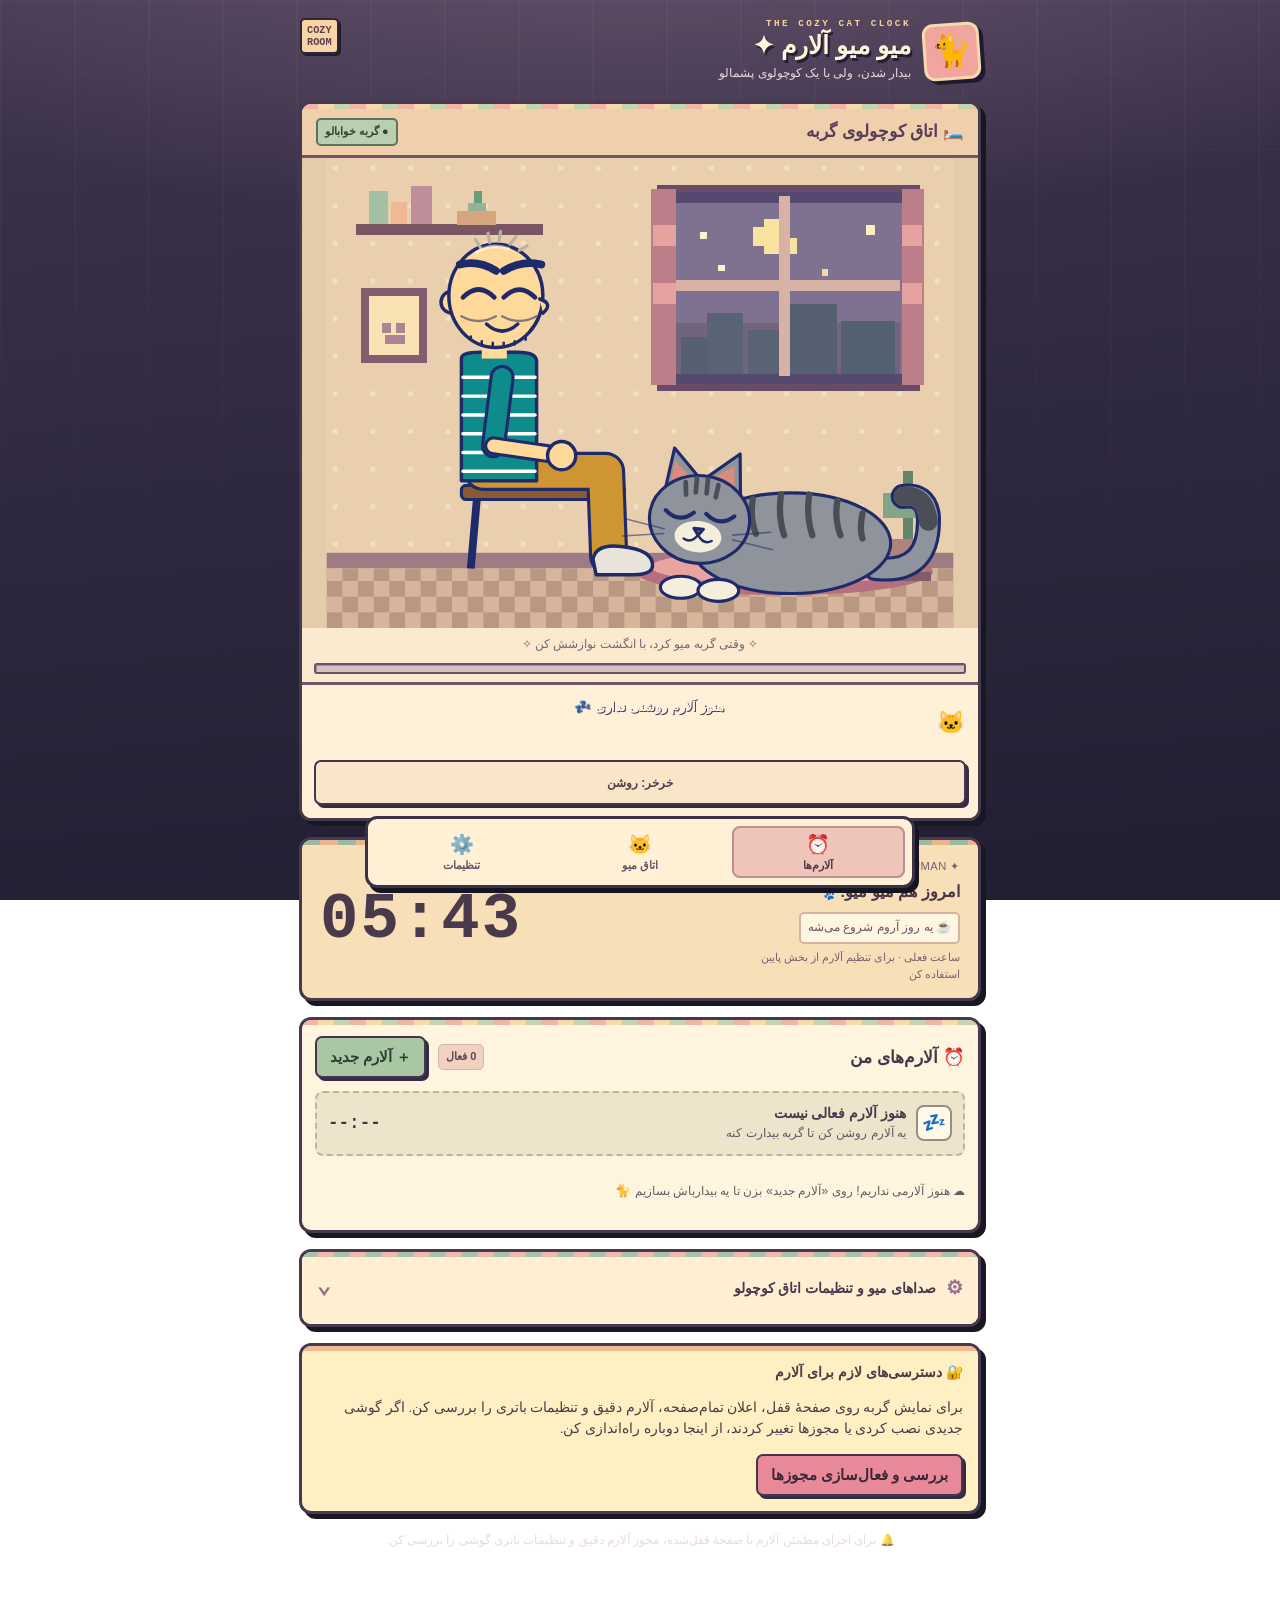
<file: app/src/main/assets/index.html>
<!doctype html>
<html lang="fa" dir="rtl">
<head>
<meta charset="utf-8">
<meta name="viewport" content="width=device-width, initial-scale=1, viewport-fit=cover">
<title>آلارم میومیو</title>

<style>
:root{--bg:#8fd3f4;--ink:#1f2a6b;--card:#fffdf4;--pink:#ff6b9a;--sun:#ffd23f;--fg:#1f2a6b;box-sizing:border-box;padding-top:env(safe-area-inset-top,0px);padding-bottom:env(safe-area-inset-bottom,0px)}
@media (prefers-color-scheme:dark){:root:not([data-theme="light"]){--bg:#1d2145;--ink:#9fb0ff;--card:#2a2f5e;--fg:#f1eefc}}
:root[data-theme="dark"]{--bg:#1d2145;--ink:#9fb0ff;--card:#2a2f5e;--fg:#f1eefc}
*{box-sizing:border-box}
html,body{margin:0}
body{background-color:var(--bg);background-image:radial-gradient(circle at 18% 8%,#ffffff66 0 38px,transparent 39px),radial-gradient(circle at 88% 26%,#ffffff44 0 58px,transparent 59px);color:var(--fg);font-family:Tahoma,Arial,sans-serif;min-height:100%;display:flex;flex-direction:column;align-items:center;padding:14px 14px 28px;font-size:1.05rem}
h1{font-weight:400;font-size:2.3rem;margin:2px 0 10px;color:#fff;text-shadow:3px 3px 0 var(--ink);animation:wig 3s ease-in-out infinite}
@keyframes wig{0%,100%{transform:rotate(-2deg)}50%{transform:rotate(2deg)}}
.card{background:var(--card);border:3px solid var(--ink);border-radius:22px;box-shadow:5px 5px 0 var(--ink);width:100%;max-width:560px;margin:0 0 14px;padding:8px;overflow:hidden}
.clock{background:var(--sun);color:#1f2a6b;font-size:4rem;line-height:1.2;text-align:center;direction:ltr;letter-spacing:.06em}
.clockHint{margin:-9px 0 14px;font-size:.86rem;text-align:center}
.native .clock{cursor:pointer}
#pickTime{display:none;font-size:1.08rem;padding:8px 14px}
.native #pickTime{display:inline-block}
.native #at{display:none}
.panel{display:flex;flex-wrap:wrap;gap:10px 16px;align-items:center;justify-content:space-between;padding:12px 16px}
.panel label{display:flex;align-items:center;gap:8px}
input[type=time],select{font:inherit;font-size:1.5rem;border:3px solid var(--ink);border-radius:14px;padding:0 10px;background:#fff;color:#1f2a6b;direction:ltr}
select{font-size:1.1rem}
.sw input{position:absolute;opacity:0}
.sw span{width:56px;height:32px;border-radius:16px;background:#c8c8d8;border:3px solid var(--ink);position:relative;display:inline-block;transition:background .2s}
.sw span::after{content:"";position:absolute;top:2px;inset-inline-start:2px;width:20px;height:20px;border-radius:50%;background:#fff;border:2px solid var(--ink);transition:inset-inline-start .2s}
.sw input:checked+span{background:var(--pink)}
.sw input:checked+span::after{inset-inline-start:26px}
.sw input:focus-visible+span,button:focus-visible,input:focus-visible,select:focus-visible{outline:3px solid var(--pink);outline-offset:2px}
svg{display:block;width:100%;height:auto;touch-action:none;border-radius:14px}
.meter{width:100%;max-width:560px;height:16px;border-radius:8px;border:3px solid var(--ink);background:var(--card);margin:2px 0 10px;overflow:hidden}
#bar{height:100%;width:0;background:var(--pink);transition:width .15s}
#msg{min-height:3.2em;text-align:center;margin:0 0 10px;line-height:1.7;max-width:560px}
.row{display:flex;gap:12px;flex-wrap:wrap;justify-content:center}
button{font:inherit;border:3px solid var(--ink);border-radius:999px;padding:6px 20px;background:var(--pink);color:#fff;box-shadow:3px 3px 0 var(--ink);cursor:pointer;transition:transform .08s,box-shadow .08s}
button:active{transform:translate(3px,3px);box-shadow:0 0 0 var(--ink)}
.note{font-size:.85rem;opacity:.8;text-align:center;max-width:460px;margin:14px 0 0;line-height:1.7}
@keyframes flash{from{background-color:var(--bg)}to{background-color:#ff9bb8}}
@keyframes shake{25%{transform:translate(-3px,1px) rotate(-.6deg)}75%{transform:translate(3px,-1px) rotate(.6deg)}}
@keyframes bnc{to{transform:scale(1.08)}}
body.ring{animation:flash .5s infinite alternate}
.ring .scene{animation:shake .3s infinite}
.ring .clock{animation:bnc .5s infinite alternate}
.hint{animation:bnc .5s infinite alternate;transform-box:fill-box;transform-origin:center}
.heart{font-size:15px;fill:#e0607e;animation:up 1.6s ease-out forwards}
@keyframes up{from{opacity:1;transform:translateY(0)}to{opacity:0;transform:translateY(-38px)}}
.z{font-weight:700;fill:#1f2a6b;opacity:0;animation:zz 2.6s infinite}
@keyframes zz{0%{opacity:0;transform:translate(0,6px)}30%{opacity:1}100%{opacity:0;transform:translate(10px,-20px)}}
.sm{fill:#c3ccdb;stroke:#8f9bb3;stroke-width:1;transform-box:fill-box;transform-origin:center;animation:sm 2.8s ease-out forwards}
@keyframes sm{from{opacity:.9;transform:translate(0,0) scale(.6)}to{opacity:0;transform:translate(var(--dx,30px),-46px) scale(2.8)}}
.kb{fill:#a86b3c;stroke:none;animation:fall .5s ease-in forwards}
@keyframes fall{to{transform:translate(var(--fx,0),var(--fy,60px))}}
@media (prefers-reduced-motion:reduce){*{animation-duration:.01s!important;animation-iteration-count:1!important}.z{opacity:1}}
/* Cozy pixel-inspired skin: stays readable even with Persian system fonts. */
:root{--bg:#342d46;--ink:#49364a;--card:#fff1d9;--pink:#d66c8a;--sun:#f9d58e;--fg:#382b3b;--sage:#a9bf9a;--shadow:#201d31}
body{background:#342d46;background-image:linear-gradient(180deg,#39314f 0%,#765773 48%,#d8a887 100%);background-attachment:fixed;gap:1px;padding:18px 14px 32px;color:var(--fg);font-size:1rem}
.masthead{text-align:center;color:#fff4de;margin:0 0 16px}.masthead h1{font-weight:900;color:#fff4de;text-shadow:3px 4px #36273f;margin:0;font-size:2.5rem}.masthead p{margin:4px 0;font-size:.88rem}.pixel-stars{color:#f5dcb1;letter-spacing:10px}
.card{border:3px solid #57435e;border-radius:12px;box-shadow:5px 5px 0 #281f39;background:#fff1d9;color:#382b3b;padding:16px;margin-bottom:16px;max-width:580px}
.now-card{padding:12px 16px;text-align:center;background:#fce8c2}.clock{border:none;background:transparent;box-shadow:none;font-weight:900;letter-spacing:3px;color:#57405b;font-family:monospace;font-size:3.6rem;margin:0;padding:0}.clockHint{margin:0;color:#665563;font-size:.78rem}.eyebrow{font-size:.72rem;letter-spacing:1px;color:#836c71}
h2,h3{margin:0 0 12px;font-size:1.12rem}.sectionHead{display:flex;align-items:center;justify-content:space-between;gap:8px}.sectionHead h2{margin:0}
button{border:2px solid #5e465e;border-radius:8px;box-shadow:3px 3px 0 #4b3a56;background:#d66c8a;color:white;font-size:.9rem;font-weight:bold;padding:9px 14px}
button.secondary{background:#f8dbad;color:#4e3854}button.danger{background:#ac5770}.sectionHead button{background:#95aa87;color:#242e25}
button:active{transform:translate(2px,2px);box-shadow:1px 1px 0 #4b3a56}
.alarms-panel{padding:14px}.alarm-list{display:grid;gap:10px;margin-top:14px}.alarm-card{display:flex;gap:12px;align-items:center;justify-content:space-between;background:#fffaf0;border:2px solid #d5bca7;border-radius:8px;padding:10px 11px}.alarm-card.off{opacity:.6}.alarm-title{font-weight:bold;font-size:.9rem}.alarm-time{direction:ltr;unicode-bidi:isolate;font-family:monospace;font-size:1.7rem;font-weight:900;color:#54435b}.alarm-sub{font-size:.73rem;opacity:.8;margin-top:3px}.alarm-ops{display:flex;gap:6px;align-items:center;flex-wrap:wrap;justify-content:end}.alarm-ops button{font-size:.78rem;padding:7px}.alarm-ops input{width:20px;height:20px;accent-color:#b85d79}
.alarm-ops button.danger{background:#ac5770;color:#fff}
.delete-overlay{position:fixed;inset:0;z-index:2000;background:#20182aaa;display:flex;align-items:center;justify-content:center;padding:18px}
.delete-dialog{width:min(100%,410px);padding:22px;background:#fff1d9;color:#382b3b;border:3px solid #57435e;border-radius:12px;box-shadow:6px 6px 0 #281f39;text-align:center}
.delete-dialog h3{margin:0 0 12px}
.delete-dialog p{line-height:1.8;margin:0 0 16px}
.delete-dialog .row{gap:10px}
.delete-error{color:#9b233f;min-height:1.3em;font-weight:bold}
.editor{padding-top:12px;border-top:2px dashed #caab9c;margin-top:14px}.field{display:flex;flex-direction:column;gap:6px;margin:10px 0;font-weight:bold;font-size:.86rem}.inlinefield{display:flex;gap:9px;align-items:center;margin:12px 0}
input[type=text],input[type=number],select,input[type=time]{font:inherit;padding:10px;border:2px solid #795b71;border-radius:7px;background:#fffdf7;color:#47334c;max-width:100%;font-size:1rem}
#pickTime{display:inline-block;font-size:1.25rem;background:#f8dba2;color:#4b364c}#at{display:block}.native #at{display:none}.native #pickTime{display:inline-block}.days{display:flex;flex-wrap:wrap;gap:5px}.days label{background:#fff9ed;border:2px solid #d4b4a6;border-radius:6px;padding:5px 7px;font-size:.75rem}.days label:has(input:checked){background:#e3b4ac;border-color:#ad7080}
.extras summary{font-weight:bold;cursor:pointer;list-style:none}.extras summary:before{content:'▸ ';color:#ca6884}.extras[open] summary{margin-bottom:12px}.library{margin-bottom:16px}.library .row{justify-content:start}.hintText{font-size:.78rem;opacity:.8}.timing{display:grid;grid-template-columns:repeat(auto-fit,minmax(190px,1fr));gap:9px;margin:12px 0}.timing label{display:flex;align-items:center;gap:7px;font-size:.82rem}.timing input{width:65px;padding:5px;font-size:1rem}
.permission{background:#fff0bc}.permission p{font-size:.85rem}.scene{padding:6px;background:#d7c29c}.scene svg{border-radius:4px;image-rendering:pixelated}.meter{border-color:#6b5267;background:#fff1da}#bar{background:#a6c09c}#msg{color:#fff5e5;text-shadow:1px 1px #543957;font-weight:bold}#snd{margin-inline-start:0}.note{color:#fce6d0}

/* Settings cards stay readable even when Android uses dark mode. */
.card{color:#382b3b}
.extras summary,.extras h3,.extras label,.extras .hintText,.extras .status-text{color:#382b3b}
.sound-options{display:grid;gap:8px;margin:10px 0}
.sound-option{display:flex;flex-wrap:wrap;gap:8px;align-items:center;justify-content:space-between;background:#fffaf0;border:2px solid #d8bdad;border-radius:8px;padding:9px}
.sound-option strong{flex:1;min-width:76px;color:#382b3b}
.sound-option button{padding:6px 10px}
.sound-option button.selected{background:#a9bf9a;color:#24382b;border-color:#4b6b4c}
.status-text{font-size:.82rem;line-height:1.6;margin:8px 2px;color:#382b3b}
[hidden]{display:none!important}
@media(max-width:400px){.masthead h1{font-size:2rem}.clock{font-size:3rem}.alarm-card{gap:6px;padding:7px}.alarm-time{font-size:1.45rem}.alarm-ops button{padding:6px}}
/* ============================================================
   MEOWALARM 2.0 / Cozy Room UI (Batch 4)
   Skin only: existing Android alarm/audio bridges remain intact.
   Pixel-inspired art direction, RTL-first, offline, no web fonts.
   ============================================================ */
:root,
:root[data-theme="dark"],
:root[data-theme="light"] {
  --bg: #272335;
  --ink: #413146;
  --card: #fff5df;
  --fg: #443347;
  --pink: #ef8e9b;
  --sun: #ffda90;
  --sage: #a6c4a4;
  --cream: #fff9ec;
  --border: #49394f;
  --muted: #806a7b;
  --deep: #272335;
  --shadow: #171723;
}
@media (prefers-color-scheme:dark){:root:not([data-theme="light"]){--bg:#272335;--ink:#413146;--card:#fff5df;--fg:#443347;--pink:#ef8e9b;--sun:#ffda90;}}
html { scroll-behavior:smooth; scroll-padding-top:16px; }
body {
  display:block;
  margin:0;
  padding:calc(14px + env(safe-area-inset-top, 0px)) 14px calc(100px + env(safe-area-inset-bottom, 0px));
  background:radial-gradient(ellipse 125% 70% at 50% -25%,#776078 0%,transparent 72%),
             linear-gradient(175deg,#3f344e 0%,#2c273c 58%,#211e32 100%);
  background-attachment:fixed;
  color:var(--fg);
  font-family:Tahoma,"Noto Sans Arabic",Arial,sans-serif;
  font-size:14px;
  line-height:1.6;
  max-width:640px;
  margin-inline:auto;
  overflow-x:hidden;
}
body::before {content:"";position:fixed;inset:0;z-index:-1;pointer-events:none;opacity:.45;background-image:
 linear-gradient(90deg,#fff4d833 2px,transparent 2px),linear-gradient(#fff4d822 2px,transparent 2px);
 background-size:74px 74px;mask-image:linear-gradient(to bottom,#0005,transparent 85%);}
button {min-height:42px;border:2px solid #45344b;border-radius:7px;background:#e78998;color:#392736;box-shadow:3px 3px 0 #352c43;font-size:.91rem;font-weight:800;padding:9px 13px;touch-action:manipulation;white-space:normal;line-height:1.25}
button.secondary{background:#f7e4bd;color:#48364c}
button.danger,.alarm-ops button.danger{background:#f3d3d2;color:#773b4c}
button:active{transform:translate(2px,2px);box-shadow:1px 1px 0 #352c43}
button:focus-visible,a:focus-visible,summary:focus-visible,input:focus-visible,select:focus-visible{outline:3px solid #b65487;outline-offset:3px}
.card {
 width:100%;max-width:none;margin:0 0 16px;padding:15px;
 background:var(--card);color:var(--fg);border:3px solid var(--border);
 border-radius:12px;box-shadow:5px 5px 0 #181824;
 position:relative;overflow:hidden;
}
.card::before{content:"";position:absolute;top:0;left:0;right:0;height:5px;pointer-events:none;background:repeating-linear-gradient(90deg,#f0b4a9 0 16px,#f6d9a5 16px 32px,#c5d4b0 32px 48px)}
.masthead{display:flex;align-items:center;gap:12px;text-align:right;color:#fff0d6;margin:4px 1px 17px;position:relative}
.brand-avatar{width:57px;height:57px;flex:none;display:grid;place-items:center;border:3px solid #f8d9ae;background:#f0a69f;color:#403047;border-radius:11px;box-shadow:4px 4px 0 #1c1b30;font-size:2rem;transform:rotate(-4deg)}
.masthead .brand-copy{flex:1;min-width:0}
.masthead h1{font-family:Tahoma,Arial,sans-serif;font-size:1.57rem;font-weight:900;line-height:1.25;text-shadow:2px 3px 0 #251e34;margin:1px 0 3px;color:#fff6dc;animation:none}
.masthead p{font-size:.78rem;color:#ecd7dc;margin:0}
.masthead .smallcaps{font:700 .58rem monospace;letter-spacing:2.5px;color:#f9d399;direction:ltr;text-align:right}
.level-badge{color:#5a4051;background:#f8d5a3;border:2px solid #312638;font:800 .64rem monospace;white-space:nowrap;border-radius:5px;padding:4px 5px;align-self:flex-start;box-shadow:2px 2px 0 #231d31}
.now-card{display:flex;justify-content:space-between;align-items:center;gap:16px;text-align:right;padding:16px 18px 14px;background:#f7dfb8}
.now-card::before{background:repeating-linear-gradient(90deg,#9db99f 0 18px,#e9b58d 18px 36px)}
.now-title{font-weight:900;font-size:1.02rem;color:#483548;margin:0}
.now-card .eyebrow{color:#766075;font-size:.7rem;letter-spacing:.5px;margin:2px 0}
.clock{font:900 clamp(2.8rem,11vw,4rem)/1 monospace;letter-spacing:2px;color:#4a394b;text-align:left;background:none;box-shadow:none;border:0;padding:0;margin:0;font-variant-numeric:tabular-nums;direction:ltr}
.clockHint{font-size:.68rem;margin:5px 0 0;color:#7a6373;text-align:right;max-width:205px}
.now-chip{font-size:.76rem;background:#fff6e2;color:#6a5266;border:2px solid #d4b3a2;border-radius:5px;padding:4px 7px;margin-top:8px;display:inline-flex;align-items:center;gap:5px}
.scene-card{padding:0;background:#fceace;overflow:hidden}
.scene-head{display:flex;justify-content:space-between;align-items:center;gap:8px;background:#efcfac;padding:14px 14px 9px;border-bottom:3px solid #73536c}
.scene-head h2{margin:0;color:#563e57;font-size:1.04rem}
.scene-tag{background:#b9cfb0;color:#314435;border:2px solid #5b755d;border-radius:5px;font-size:.68rem;font-weight:800;padding:3px 7px;white-space:nowrap}
.scene-tip{font-size:.73rem;color:#786376;margin:0;padding:7px 12px 9px;text-align:center;background:#fceace}
.scene{padding:0;border-radius:0;border:none;box-shadow:none;margin:0;background:#d9c8ad}
.scene::before{display:none}
.scene svg{width:100%;height:auto;border-radius:0;background:#e4cba9;image-rendering:pixelated;shape-rendering:auto;touch-action:none;max-height:none}
.room-topline{display:none}
.scene-status{display:flex;align-items:center;gap:8px;margin:0;padding:11px 13px;background:#fff1d7;border-top:3px solid #73536c}
.scene-status p{margin:0;min-width:0;font-size:.84rem;color:#554358;text-align:right;text-shadow:none;font-weight:700;line-height:1.7;min-height:1.4em;flex:1}
.scene-face{font-size:1.4rem}
.scene-controls{display:flex;gap:7px;padding:0 12px 13px;background:#fff1d7}
.scene-controls button{font-size:.75rem;padding:8px 3px;min-height:45px;line-height:1.35;flex:1}
#stopAlarm[hidden]{display:none!important}
.scene-controls #stopAlarm{background:#f4c4ba;color:#633d49}
.scene-controls #snd{background:#f9e5c7;color:#514151}
.meter{max-width:none;width:auto;height:11px;margin:1px 12px 8px;background:#d6c1c0;border:2px solid #6d5267;border-radius:3px;box-shadow:inset 1px 1px 0 #a9919d}
#bar{background:repeating-linear-gradient(90deg,#86ad8c 0 12px,#b4d0a3 12px 24px);transition:width .1s}
body.ring{animation:none}
.ring .scene{animation:none}
.ring .scene-card{box-shadow:0 0 0 3px #f1a59b,5px 5px 0 #181824}
.ring .scene-tag{background:#e78998;color:#443342}
.ring .clock{animation:none}
.alarms-panel{padding:16px 13px 15px}
.sectionHead{gap:12px}
.sectionHead h2{font-size:1.09rem;color:#49364b;font-weight:900;line-height:1.5}
.sectionHead #addAlarm{background:#a9c7a3;color:#2b3f34;min-width:94px}
.alarms-count{background:#f1d1bf;color:#604759;font-size:.7rem;font-weight:800;padding:3px 7px;border:1px solid #d6b5ae;border-radius:5px;white-space:nowrap;margin-inline-start:auto}
.next-alarm{margin-top:13px;background:#ede4cc;border:2px dashed #c6b299;border-radius:8px;padding:10px 11px;display:flex;gap:10px;align-items:center}
.next-icon{display:grid;place-items:center;flex:none;width:36px;height:36px;border-radius:8px;background:#fff9e7;border:2px solid #9c8c83;font-size:1.2rem}
.next-text{flex:1;min-width:0;font-size:.76rem;color:#685769}
.next-text b{color:#4a3b4c;display:block;font-size:.85rem}
.next-time{direction:ltr;unicode-bidi:isolate;font:900 1.1rem monospace;color:#473746}
.alarm-list{display:grid;gap:12px;margin-top:14px}
.alarm-card{position:relative;display:grid;grid-template-columns:1fr auto;gap:6px 8px;align-items:start;background:#fffaf0;border:2px solid #cdb6aa;border-radius:10px;padding:12px 11px;box-shadow:3px 3px 0 #e3cdb9;min-width:0}
.alarm-card::before{position:absolute;content:"";inset:0 auto 0 0;width:5px;border-radius:6px 0 0 6px;background:#b1c9a4}
.alarm-card.off{opacity:.7}.alarm-card.off::before{background:#c8b8be}
.alarm-info{min-width:0}.alarm-time{font-size:2.1rem;line-height:1.2;color:#45344e;letter-spacing:1px;font-variant-numeric:tabular-nums}
.alarm-title{font-size:.91rem;color:#513d51;margin-top:6px;word-break:break-word}
.alarm-sub{font-size:.73rem;color:#826b7a;opacity:1;margin-top:6px;line-height:1.6;word-break:break-word}
.alarm-ops{display:contents}
.alarm-toggle{grid-column:2;grid-row:1;appearance:none;-webkit-appearance:none;margin:5px 2px;position:relative;border:2px solid #685368;background:#d9cbd0;border-radius:15px;width:51px!important;height:29px!important;cursor:pointer;transition:background .2s}
.alarm-toggle::before{content:"";position:absolute;top:3px;right:3px;width:19px;height:19px;border-radius:5px;background:#fff8ed;border:2px solid #776274;box-sizing:border-box;transition:transform .2s}
.alarm-toggle:checked{background:#9cbd9b;border-color:#5c7c66}
.alarm-toggle:checked::before{transform:translateX(-21px);background:#fffdf2;border-color:#52705b}
.alarm-ops button{font-size:.73rem;padding:7px 4px;min-height:38px}
.alarm-ops button.secondary{background:#f4e6cd}
.alarm-ops button.danger{background:#f8d5d0}
.alarm-ops .alarm-toggle + button{grid-column:1}
.alarm-ops button{grid-row:2}
.alarm-card .alarm-ops button{min-width:0}
.alarm-card .alarm-ops{justify-content:initial}
.alarm-card{grid-template-columns:minmax(0,1fr) minmax(88px,auto)}
.alarm-card .alarm-info{grid-column:1;grid-row:1}
.alarm-card .alarm-toggle{grid-column:2;grid-row:1;justify-self:end}
.alarm-card .alarm-ops button{grid-row:2}
.alarm-card .alarm-ops button[data-action="edit"]{grid-column:1}
.alarm-card .alarm-ops button[data-action="delete"]{grid-column:2}
.editor{background:#fae9d6;border:2px dashed #bb94a5;padding:14px;border-radius:10px;margin-top:17px}
.editor h3{font-size:1rem;color:#593a57}
.field{font-weight:800;margin:12px 0;color:#554153}
.field input[type=text],.field select,.field input[type=time],input[type=number],select{width:100%;min-height:44px;background:#fffdf3;color:#3b3142;border:2px solid #aa889e;max-width:100%;border-radius:7px}
.field #at{max-width:100%;font-size:1.5rem;font-family:monospace;direction:ltr;text-align:center}
#pickTime{display:none;background:#f6d6a5;color:#493b4e;width:100%;justify-content:center;font-size:1.04rem;min-height:50px}
.native #pickTime{display:inline-flex;align-items:center}.native #at{display:none}
.days{display:grid;grid-template-columns:repeat(7,minmax(0,1fr));gap:4px;margin-top:3px}
.days label{display:flex;flex-direction:column;justify-content:center;align-items:center;gap:4px;background:#fffaf0;border:2px solid #d5b2ae;padding:7px 1px;border-radius:6px;font-size:.79rem;text-align:center;min-width:0}
.days label:has(input:checked){background:#f0c5b5;border-color:#b7788e}
.days input{width:17px;height:17px;accent-color:#ac647f;margin:0}
.inlinefield{font-size:.86rem;font-weight:700;color:#584456}
.editor .actions{display:grid;grid-template-columns:1fr 1fr 1fr;gap:8px;margin-top:14px}
.editor .actions button{padding:8px 2px}
.extras{padding:0}.extras::before{background:repeating-linear-gradient(90deg,#a5c2ac 0 16px,#f0b8aa 16px 32px)}
.extras>summary{display:flex;align-items:center;gap:10px;padding:18px 15px;cursor:pointer;font-weight:900;color:#49394d;background:#ffefd2;min-height:57px;list-style:none}
.extras>summary::-webkit-details-marker{display:none}
.extras>summary:before{content:'⚙';font-size:1.18rem;color:#9a6f8e}
.extras>summary:after{content:'⌄';margin-inline-start:auto;font-family:monospace;font-size:1.4rem;color:#9b7183;transition:transform .15s}
.extras[open]>summary:after{transform:rotate(180deg)}
.extras[open]>summary{border-bottom:2px solid #d7bdab;margin:0}
.extras .library{padding:14px 15px 9px;margin:0}
.extras>h3,.extras>.row,.extras>.timing,.extras>#saveTimings,.extras>#timingStatus{margin-inline:15px}
.extras>h3{margin-top:13px;color:#48384a}
.extras .hintText{color:#796574;opacity:1;line-height:1.8}
.sound-options{grid-template-columns:1fr;gap:9px}
.sound-option{background:#fff9eb;border:2px solid #d1b5ac;border-radius:9px;padding:10px}
.sound-option strong{color:#4b394c;font-size:.84rem}
.sound-option button{font-size:.75rem;padding:7px 9px;min-height:38px}
.sound-option button.selected{background:#b1cba7;color:#2b4534}
.extras .row{justify-content:start;gap:8px}
.extras .row button[data-preset]{min-width:80px}
.timing{grid-template-columns:1fr 1fr;gap:8px;margin-block:10px}
.timing label{display:flex;flex-direction:column;align-items:stretch;gap:7px;border:1px solid #dfc5b8;background:#fff9ed;border-radius:7px;padding:10px;color:#503e51;font-size:.77rem}
.timing input{width:100%;font:900 1rem monospace;text-align:center;max-width:100%;min-height:38px}
#saveTimings{margin-bottom:16px;background:#a9c5a1;color:#364537}
#timingStatus{color:#365c42;font-size:.78rem}
.permission{background:#fff0c4;color:#4b3b47}.permission::before{background:#f1ba8e}
.note{max-width:560px;margin:13px auto 0;padding:0 6px;color:#e5d0d5;font-size:.74rem;text-align:center;line-height:1.7}
.delete-overlay{background:rgba(26,23,39,.82);padding:18px;z-index:2000;backdrop-filter:blur(3px)}
.delete-dialog{background:#fff4de;color:#483649;border-radius:12px;border:3px solid #57435e;box-shadow:6px 6px 0 #171623;padding:24px 18px}
.delete-dialog .row{display:grid;grid-template-columns:1fr 1fr}
/* Bottom quick nav: movement within page, not competing with Android navigation. */
.quick-nav{position:fixed;z-index:100;bottom:calc(12px + env(safe-area-inset-bottom,0px));left:50%;transform:translateX(-50%);width:calc(100% - 30px);max-width:550px;display:grid;grid-template-columns:repeat(3,1fr);gap:5px;padding:7px;background:#fff0d6;border:3px solid #3b3045;border-radius:12px;box-shadow:4px 5px 0 #131521}
.quick-nav button{border:none;box-shadow:none;min-height:52px;background:transparent;color:#665467;display:flex;flex-direction:column;align-items:center;justify-content:center;gap:0;font-size:.68rem;padding:4px 2px;border-radius:8px}
.quick-nav button .nav-icon{font-size:1.2rem;line-height:1.4}
.quick-nav button[aria-current="page"]{background:#efc4b9;color:#503649;outline:2px solid #bd8e95;outline-offset:-2px}
.quick-nav button:active{transform:none;box-shadow:none;background:#e8cfbb}
/* Soft ambient details; do not move interactive SVG hit targets. */
.pixel-shine{position:absolute;pointer-events:none;width:8px;height:8px;box-shadow:16px 8px 0 #fff6de,32px -5px 0 #f4dba9;top:26px;left:12px;opacity:.7}
@media(max-width:390px){
 body{padding-inline:10px}.card{padding:13px}
 .scene-card{padding:0}.scene-head{padding:11px}.masthead h1{font-size:1.4rem}.brand-avatar{width:49px;height:49px;font-size:1.75rem}
 .now-card{padding:14px}.clock{font-size:2.7rem}
 .alarm-card{grid-template-columns:minmax(0,1fr) minmax(76px,auto);padding:10px 8px}.alarm-time{font-size:1.9rem}
 .alarm-card .alarm-ops button{font-size:.7rem;padding:7px 2px}.scene-controls button{font-size:.7rem}
 .sound-option{gap:5px}.sound-option button{padding:6px}
 .timing{grid-template-columns:1fr 1fr}
}
@media(min-width:720px){body{max-width:710px}.clock{font-size:4rem}.scene-card svg{max-height:470px}}
@media(prefers-reduced-motion:reduce){html{scroll-behavior:auto}.masthead h1{animation:none}.ring .scene-card{transition:none}}


/* User-supplied meow/purr library and simple cat profile; existing room is untouched. */
.library + .library{border-top:2px dashed #d5b7a7}
.sound-option{display:grid;grid-template-columns:minmax(74px,1fr) auto auto;gap:6px;align-items:center}
.sound-option button{white-space:nowrap;min-height:37px}
.sound-option strong{font-variant-numeric:tabular-nums}
#alarmSoundField[hidden],#alarmPersonalControls[hidden]{display:none!important}
#alarmSoundOverride{width:18px;height:18px;accent-color:#9a677e}
#catProfileStatus,#customStatus,#purrStatus,#alarmCustomStatus{font-size:.78rem;color:#5b4658;line-height:1.7}
#catColor{width:100%}
@media(max-width:360px){.sound-option{grid-template-columns:1fr auto}.sound-option strong{grid-column:1 / -1}}
</style>
</head>
<body>
<header class="masthead" id="top">
  <div class="brand-avatar" aria-hidden="true">🐈</div>
  <div class="brand-copy"><div class="smallcaps">THE COZY CAT CLOCK</div><h1>میو میو آلارم ✦</h1><p>بیدار شدن، ولی با یک کوچولوی پشمالو</p></div>
  <span class="level-badge">COZY<br>ROOM</span>
</header>
<section class="card scene-card" id="roomSection" aria-label="اتاق میو و بازی تعاملی">
  <div class="scene-head"><h2 id="roomTitle">🛏️ اتاق کوچولوی میو</h2><span id="roomMood" class="scene-tag">● گربه خوابالو</span></div>
  <div class="scene">
<svg id="s" viewBox="0 0 400 300" role="img" aria-label="گربه در اتاق گرم و دنج کنار مرد نشسته و می‌توانی نوازشش کنی">
  <defs>
    <pattern id="floorTile" width="20" height="20" patternUnits="userSpaceOnUse"><rect width="20" height="20" fill="#b89883"/><rect width="10" height="10" fill="#d7b59a"/><rect x="10" y="10" width="10" height="10" fill="#d7b59a"/></pattern>
    <pattern id="wallDot" width="24" height="24" patternUnits="userSpaceOnUse"><rect x="4" y="5" width="3" height="3" fill="#fff5d6" opacity=".44"/></pattern>
  </defs>
  <rect width="400" height="263" fill="#e9cfae"/>
  <rect width="400" height="263" fill="url(#wallDot)"/>
  <rect y="252" width="400" height="10" fill="#9f7c83"/>
  <rect y="262" width="400" height="38" fill="url(#floorTile)"/>
  <!-- Pixel-window: evening moon, little stars, and patterned curtains. -->
  <g shape-rendering="crispEdges">
    <rect x="211" y="17" width="168" height="132" fill="#684c67"/>
    <rect x="216" y="22" width="158" height="122" fill="#55496f"/>
    <rect x="223" y="29" width="144" height="109" fill="#7e7290"/>
    <rect x="279" y="39" width="21" height="22" fill="#fae2a0"/><rect x="272" y="44" width="7" height="12" fill="#fae2a0"/><rect x="289" y="39" width="15" height="12" fill="#7e7290"/>
    <rect x="238" y="47" width="5" height="5" fill="#fdf2cd"/><rect x="250" y="68" width="4" height="4" fill="#fdf2cd"/><rect x="344" y="43" width="6" height="6" fill="#fff0c3"/>
    <rect x="316" y="71" width="4" height="4" fill="#f6d7a3"/><rect x="233" y="112" width="4" height="4" fill="#f6d7a3"/>
    <rect x="221" y="105" width="145" height="33" fill="#72647c"/>
    <rect x="226" y="114" width="17" height="24" fill="#566070"/><rect x="243" y="99" width="23" height="39" fill="#5a6275"/><rect x="269" y="110" width="24" height="28" fill="#5a6275"/><rect x="293" y="93" width="33" height="45" fill="#556071"/><rect x="328" y="104" width="35" height="34" fill="#536070"/>
    <rect x="289" y="24" width="7" height="115" fill="#d8b3a5"/><rect x="220" y="78" width="146" height="7" fill="#d8b3a5"/>
    <rect x="207" y="20" width="16" height="125" fill="#bc7e88"/><rect x="208" y="43" width="15" height="13" fill="#e5a29e"/><rect x="208" y="80" width="15" height="13" fill="#e5a29e"/>
    <rect x="367" y="20" width="14" height="125" fill="#bc7e88"/><rect x="367" y="43" width="13" height="13" fill="#e5a29e"/><rect x="367" y="80" width="13" height="13" fill="#e5a29e"/>
    <!-- A little shelf, books and pixel flower pot. -->
    <rect x="19" y="42" width="119" height="7" fill="#7a5663"/><rect x="27" y="21" width="12" height="21" fill="#a3bfa6"/><rect x="41" y="28" width="10" height="14" fill="#efb995"/><rect x="54" y="18" width="13" height="24" fill="#bf8e9a"/>
    <rect x="83" y="34" width="25" height="9" fill="#d6a67f"/><rect x="90" y="29" width="12" height="5" fill="#96b39a"/><rect x="94" y="21" width="5" height="8" fill="#689d79"/>
    <!-- Tiny framed cat art. -->
    <rect x="22" y="83" width="42" height="48" fill="#825d70"/><rect x="27" y="88" width="32" height="38" fill="#f9e3b4"/>
    <rect x="35" y="105" width="6" height="7" fill="#ad8494"/><rect x="44" y="105" width="6" height="7" fill="#ad8494"/><rect x="37" y="113" width="13" height="6" fill="#ad8494"/>
  </g>
  <!-- Soft rug and a tiny table by the bowl. -->
  <ellipse cx="292" cy="264" rx="95" ry="15" fill="#b66f7f"/><ellipse cx="292" cy="261" rx="85" ry="11" fill="#e9a4a0"/>
  <g shape-rendering="crispEdges"><rect x="368" y="200" width="6" height="59" fill="#64856a"/><rect x="355" y="214" width="28" height="16" fill="#83a489"/><rect x="360" y="243" width="22" height="24" fill="#ae837b"/><rect x="357" y="264" width="29" height="6" fill="#825c67"/></g>
  <!-- stool -->
  <g stroke="#1f2a6b" stroke-width="2" fill="#8a5a33">
    <path d="M96 216 L92 262 M180 216 L184 262" fill="none" stroke-width="5"/>
    <rect x="86" y="209" width="104" height="9" rx="3"/>
  </g>
  <!-- man -->
  <g stroke="#1f2a6b" stroke-width="2.2" stroke-linejoin="round" stroke-linecap="round">
    <path d="M100 200 H178 L180 254" fill="none" stroke-width="25"/>
    <path d="M100 200 H178 L180 254" fill="none" stroke="#cf9532" stroke-width="21"/>
    <path d="M170 256 Q172 246 188 248 Q208 250 208 260 Q208 266 196 266 H172Z" fill="#e8e4da"/>
    <path d="M86 128 Q86 124 98 124 H122 Q134 124 134 130 V206 H86Z" fill="#0e8c8c"/>
    <g stroke="#fff" stroke-width="2.2"><path d="M87 140H133M87 152H133M87 164H133M87 176H133M87 188H133M87 200H133"/></g>
    <rect x="99" y="112" width="16" height="16" fill="#ffd99a" stroke="none"/>
    <circle cx="80" cy="92" r="7" fill="#ffd99a"/>
    <ellipse cx="108" cy="88" rx="30" ry="33" fill="#ffd99a"/>
    <path d="M136 90 q9 3 2 9" fill="#ffd99a"/>
    <path d="M98 57l-3-5M104 54l-1-6M110 53l1-6M117 55l4-5M123 59l5-3" fill="none" stroke="#b8b2a0" stroke-width="2"/><path d="M96 60Q106 54 116 58" fill="none" stroke="#fff" stroke-width="2.4" opacity=".55"/>
    <g id="mEyesOpen"><circle cx="97" cy="87" r="11" fill="#fff"/><circle cx="123" cy="87" r="11" fill="#fff"/><circle id="pl" cx="97" cy="87" r="3.6" fill="#1f2a6b" stroke="none"/><circle id="pr" cx="123" cy="87" r="3.6" fill="#1f2a6b" stroke="none"/><path id="ll" fill="#ffd99a"/><path id="lr" fill="#ffd99a"/></g><path d="M86 101Q97 107 108 101M112 101Q123 107 134 101" fill="none" stroke-width="1.6" opacity=".55"/>
    <g id="mEyesHappy" style="display:none" fill="none" stroke-width="3"><path d="M87 89Q97 79 107 89"/><path d="M113 89Q123 79 133 89"/></g>
    <path d="M85 68Q97 65 108 72M113 72Q125 65 137 68" fill="none" stroke-width="5"/>
    <path id="mouthN" d="M104 110q8-3 16 0" fill="none"/><ellipse id="mouthO" cx="118" cy="109" rx="4" ry="3.2" fill="#7a2a2a" style="display:none"/>
    <path id="mouthH" d="M102 106q10 9 20 0" fill="none" style="display:none"/>
    <path d="M92 114v2M99 117v2M106 118v2M113 118v2M120 117v2M127 114v2" stroke-width="1.6"/>
  </g>
  <g id="bowl" stroke="#1f2a6b" stroke-width="2.2" stroke-linejoin="round" style="display:none"><ellipse id="kib" cx="200" cy="277" rx="4" ry="1" fill="#a86b3c" style="display:none"/><path d="M176 277H224Q222 291 200 291Q178 291 176 277Z" fill="#e0607e"/></g>
  <!-- cat -->
  <g id="catSprite" transform="translate(238 222)" stroke="#1f2a6b" stroke-width="2" stroke-linejoin="round" stroke-linecap="round">
    <g id="tail"><path d="M112 40Q148 44 146 6Q144-8 130-6" fill="none" stroke-width="16"/>
    <path d="M112 40Q148 44 146 6Q144-8 130-6" fill="none" stroke="var(--cat-fur,#8f939b)" stroke-width="12"/>
    <path d="M146 10Q144-8 130-6" fill="none" stroke="var(--cat-markings,#4b4e57)" stroke-width="12"/></g>
    <g id="catBody">
      <ellipse cx="58" cy="24" rx="64" ry="32" fill="var(--cat-fur,#8f939b)"/>
      <g stroke="var(--cat-markings,#4b4e57)" stroke-width="4" fill="none"><path d="M34-4q-2 12 2 22M52-7q-2 14 2 26M70-7q-2 14 2 26M88-3q-2 12 2 22M104 5q-2 10 0 16"/></g>
      <g id="catCalicoPatches" style="display:none" stroke="none"><ellipse cx="88" cy="6" rx="17" ry="14" fill="#d18b49"/><ellipse cx="36" cy="18" rx="15" ry="12" fill="#42414a"/></g>
      <ellipse cx="-12" cy="52" rx="13" ry="7" fill="#f4eedd"/><ellipse cx="12" cy="54" rx="13" ry="7" fill="#f4eedd"/>
    </g>
    <g id="catHead">
      <path d="M-24-14L-20-44-2-26Z" fill="var(--cat-fur,#8f939b)"/><path d="M-21-17L-19-36-8-26Z" fill="#d98c7c" stroke="none"/>
      <path d="M2-27L22-44 25-14Z" fill="var(--cat-fur,#8f939b)"/><path d="M6-27L19-36 21-17Z" fill="#d98c7c" stroke="none"/>
      <ellipse rx="32" ry="28" fill="var(--cat-fur,#8f939b)"/>
      <path d="M-4-26v9M3-26v9M-11-23l1 8M10-23l-1 8" stroke="var(--cat-markings,#4b4e57)" stroke-width="3" fill="none"/>
      <ellipse cy="11" rx="15" ry="10" fill="#f4eedd" stroke="none"/>
      <g id="cOpen">
        <circle cx="-13" cy="-3" r="9.5" fill="#c5c46a"/><circle cx="13" cy="-3" r="9.5" fill="#c5c46a"/>
        <ellipse cx="-13" cy="-3" rx="2.6" ry="7" fill="#1f2a6b" stroke="none"/><ellipse cx="13" cy="-3" rx="2.6" ry="7" fill="#1f2a6b" stroke="none"/>
      </g>
      <g id="cHappy" style="display:none" fill="none" stroke-width="2.6"><path d="M-22-2Q-13-13-4-2M4-2Q13-13 22-2"/></g>
      <g id="cSleep" style="display:none" fill="none" stroke-width="2.6"><path d="M-22-4Q-13 4-4-4M4-4Q13 4 22-4"/></g>
      <path d="M-3 6h6l-3 4Z" fill="#d98c7c"/>
      <path d="M0 10q-4 6-9 3M0 10q4 6 9 3" fill="none" stroke-width="1.5"/><ellipse id="cMouth" cy="15" rx="5" ry="6" fill="#7a2a3a" style="display:none"/>
      <path d="M-22 8l-24-4M-22 11l-26 4M22 8l24-4M22 11l26 4" stroke-width="1" opacity=".55"/>
    </g>
  </g>
  <g id="zs" style="display:none" font-size="18"><text class="z" x="262" y="190">z</text><text class="z" x="276" y="172" style="animation-delay:.8s" font-size="22">z</text><text class="z" x="292" y="150" style="animation-delay:1.6s" font-size="26">Z</text></g>
  <g id="fx"></g>
  <!-- arm -->
  <g id="arm" stroke-linecap="round" fill="none">
    <line id="u0" stroke="#1f2a6b" stroke-width="16"/><line id="u1" stroke="#0e8c8c" stroke-width="12"/>
    <line id="f0" stroke="#1f2a6b" stroke-width="12"/><line id="f1" stroke="#ffd99a" stroke-width="8"/>
    <g id="bag" style="display:none"><rect x="-13" y="-6" width="26" height="36" rx="3" fill="#ff8a3d" stroke="#1f2a6b" stroke-width="2.2"/><path d="M-13-2h26" stroke="#1f2a6b" stroke-width="2.2"/><path d="M-7 15q5-7 11 0q-6 7-11 0zM5 15l5-4v8z" fill="#fff" stroke="none"/></g><circle id="hd" r="9" fill="#ffd99a" stroke="#1f2a6b" stroke-width="2.2"/><g id="cig" style="display:none"><line x1="-12" x2="16" stroke="#f4eedd" stroke-width="4.5"/><line x1="-12" x2="-6" stroke="#d9a15b" stroke-width="4.5"/><circle id="emb" cx="17" r="2.6" fill="#ff5a2a" stroke="none" style="display:none"/><circle id="fl" cx="19" cy="-3" r="4" fill="#ffb43a" stroke="none" style="display:none"/></g>
  </g>
<circle id="hint" class="hint" r="24" fill="none" stroke="#e0607e" stroke-width="3" stroke-dasharray="6 5" style="display:none"/></svg>
</div>
<p id="sceneTip" class="scene-tip">✧ وقتی گربه میو کرد، با انگشت نوازشش کن ✧</p>
<div class="meter" aria-hidden="true"><div id="bar"></div></div>
<div class="scene-status"><span class="scene-face" aria-hidden="true">🐱</span><p id="msg" aria-live="polite"></p></div>
<div class="scene-controls"><button id="stopAlarm" class="secondary" hidden>⏹ قطع آلارم</button><button id="snd" class="secondary">خرخر: روشن</button></div>
</section>
<section class="card now-card" aria-label="ساعت فعلی">
  <div><div class="eyebrow">✦ GOOD MORNING, HUMAN</div><h2 class="now-title">امروز هم میو میو! 🐾</h2><span class="now-chip">☕ یه روز آروم شروع می‌شه</span><p class="clockHint" id="clockHint">ساعت فعلی · برای تنظیم آلارم از بخش پایین استفاده کن</p></div>
  <div class="clock" id="clock" aria-label="ساعت فعلی">--:--</div>
</section>

<section class="card alarms-panel" id="alarmsSection" aria-label="آلارم‌ها">
  <div class="sectionHead"><h2>⏰ آلارم‌های من</h2><span id="alarmCount" class="alarms-count">۰ فعال</span><button type="button" id="addAlarm">＋ آلارم جدید</button></div>
  <div class="next-alarm" aria-live="polite"><span id="nextIcon" class="next-icon" aria-hidden="true">🌙</span><span class="next-text"><b id="nextLabel">گربه فعلاً خوابه</b><span id="nextDetail">یه آلارم بساز تا شروع کنیم</span></span><span id="nextTime" class="next-time">--:--</span></div>
  <div id="alarmList" class="alarm-list"></div>
  <div id="editor" class="editor" hidden>
    <h3 id="editorTitle">آلارم جدید</h3>
    <label class="field">اسم آلارم<input id="label" type="text" maxlength="50" placeholder="مثلاً صبح بخیر!" value="Wake up"></label>
    <div class="field"><span>زمان بیدارباش</span><input id="at" type="time" value="07:00"><button id="pickTime" type="button">07:00 · انتخاب ساعت</button></div>
    <div class="field"><span>تکرار در روزهای هفته (بدون انتخاب = فقط یک‌بار)</span><div id="days" class="days"></div></div>
    <label class="inlinefield"><input type="checkbox" id="alarmSoundOverride"> 🔊 برای این آلارم صدای اختصاصی انتخاب شود</label>
    <p class="hintText" id="alarmSoundExplanation">خاموش = صدای سراسری. اگر صدای سراسری تغییر کند، این آلارم هم تغییر می‌کند.</p>
    <label class="field" id="alarmSoundField" hidden>میوی اختصاصی این آلارم
      <select id="alarmSound"></select>
    </label>
    <div id="alarmPersonalControls" hidden>
      <button type="button" id="importAlarmSound" class="secondary">＋ انتخاب فایل مخصوص همین آلارم</button>
      <button type="button" id="previewAlarmSound" class="secondary">▶ شنیدن فایل همین آلارم</button>
      <span id="alarmCustomStatus" role="status" class="status-text"></span>
      <p class="hintText">برای فایل اختصاصی، ابتدا آلارم را یک‌بار ذخیره کن و بعد ویرایشش کن.</p>
    </div>
    <label class="inlinefield"><input id="on" type="checkbox" checked> روشن باشد</label>
    <div class="row actions"><button id="saveAlarm" type="button">💾 ذخیره</button><button id="cancelEdit" class="secondary" type="button">بستن</button><button id="deleteAlarm" class="danger" type="button">حذف</button></div>
  </div>
</section>
<div id="deleteConfirm" class="delete-overlay" hidden role="dialog" aria-modal="true" aria-labelledby="deletePromptTitle" aria-describedby="deletePromptText">
  <div class="delete-dialog">
    <h3 id="deletePromptTitle">🗑 حذف آلارم</h3>
    <p id="deletePromptText"></p>
    <p id="deleteError" class="delete-error" role="alert"></p>
    <div class="row"><button id="deleteYes" class="danger" type="button">بله، حذف شود</button><button id="deleteNo" class="secondary" type="button">انصراف</button></div>
  </div>
</div>
<details class="card extras" id="settingsSection"><summary>صداهای میو و تنظیمات اتاق کوچولو</summary>
  <div class="library">
    <div class="sectionHead"><h3>🔊 میوی سراسری</h3></div>
    <p class="hintText">صدای پیش‌فرض همهٔ آلارم‌هایی که صدای اختصاصی ندارند. نام‌ها عمداً ساده‌اند.</p>
    <div id="meowLibrary" class="sound-options" aria-label="پریست‌های میو"></div>
    <p id="soundStatus" class="status-text" role="status"></p>
    <div class="row"><button id="importSound" class="secondary" type="button">＋ وارد کردن میوی شخصی</button><span id="customStatus" class="status-text" role="status"></span></div>
    <p class="hintText">میوی شخصی سراسری روی دستگاه ذخیره می‌شود. فایل شخصیِ متفاوت برای هر آلارم هم از بخش ویرایش همان آلارم قابل انتخاب است.</p>
  </div>
  <div class="library">
    <div class="sectionHead"><h3>🎧 صدای خرخر</h3></div>
    <p class="hintText">خرخرِ هنگام نوازش؛ از خرخرهای آماده یا یک فایل شخصی انتخاب کن.</p>
    <div id="purrLibrary" class="sound-options" aria-label="پریست‌های خرخر"></div>
    <div class="row"><button id="importPurr" class="secondary" type="button">＋ وارد کردن خرخر شخصی</button><span id="purrStatus" class="status-text" role="status"></span></div>
  </div>
  <div class="library">
    <h3>🐈 اسم و رنگ گربه</h3>
    <label class="field">اسم گربه <input type="text" id="catName" maxlength="24" placeholder="مثلاً موچی"></label>
    <label class="field">ظاهر گربه
      <select id="catColor">
        <option value="gray">خاکستری راه‌راه</option>
        <option value="orange">نارنجی</option>
        <option value="black">مشکی</option>
        <option value="white">سفید</option>
        <option value="calico">سه‌رنگ</option>
      </select>
    </label>
    <button type="button" id="saveCatProfile">✓ ذخیرهٔ اسم و ظاهر</button><span id="catProfileStatus" class="status-text" role="status"></span>
    <p class="hintText">همین گربهٔ دوبعدی قبلی می‌مونه؛ فقط رنگ و نوشته‌های مربوط بهش تغییر می‌کنه.</p>
  </div>
  <h3>⏳ زمان‌بندی داستان</h3>
  <div class="row"><button class="secondary" data-preset="quick">سریع</button><button class="secondary" data-preset="classic">کلاسیک</button><button class="secondary" data-preset="relaxed">آروم</button></div>
  <div class="timing">
    <label>مدت نوازش <input id="petSec" type="number" min="1" max="60" step="1"> ثانیه</label>
    <label>اسنوز <input id="snoozeSec" type="number" min="10" max="1800" step="10"> ثانیه</label>
    <label>شروع سیگار بعد از <input id="smokeDelaySec" type="number" min="0" max="300"> ثانیه</label>
    <label>مدت سیگار <input id="smokeDurationSec" type="number" min="1" max="120"> ثانیه</label>
    <label>رسیدن غذا بعد از <input id="foodDelaySec" type="number" min="1" max="300"> ثانیه</label>
    <label>مدت ریختن غذا <input id="feedSec" type="number" min="1" max="60"> ثانیه</label>
  </div>
  <button id="saveTimings" type="button">ذخیره تنظیمات</button><span id="timingStatus"></span>
</details>
<div class="card permission" id="permissionSetupCard">
  <b>🔐 دسترسی‌های لازم برای آلارم</b>
  <p>برای نمایش گربه روی صفحهٔ قفل، اعلان تمام‌صفحه، آلارم دقیق و تنظیمات باتری را بررسی کن. اگر گوشی جدیدی نصب کردی یا مجوزها تغییر کردند، از اینجا دوباره راه‌اندازی کن.</p>
  <button id="openPermissionSetup" type="button">بررسی و فعال‌سازی مجوزها</button>
</div>
<div id="lockScreenHelp" class="card permission" hidden>
  <b>📱 نمایش آلارم روی صفحهٔ قفل</b>
  <p>برای باز شدن خودکار صفحهٔ نوازش گربه، مجوز «اعلان تمام‌صفحه» و اعلان‌های آلارم را فعال کن. اگر گوشی محدود کند، روی اعلان زنگ بزن تا همین صفحه باز شود.</p>
  <button id="requestLockScreenPermission" type="button">تنظیمات نمایش آلارم</button>
</div>
<div id="permissionHelp" class="card permission" hidden><b>🔔 مجوز آلارم دقیق لازم است</b><p>برای اجرای آلارم در ساعت مقرر، مجوز «Alarms & reminders» را فعال کن.</p><button id="requestAlarmPermission">باز کردن تنظیمات</button></div>

<p class="note">🔔 برای اجرای مطمئن آلارم با صفحهٔ قفل‌شده، مجوز آلارم دقیق و تنظیمات باتری گوشی را بررسی کن.</p>
<nav class="quick-nav" aria-label="دسترسی سریع">
  <button type="button" data-jump="alarmsSection" aria-current="page"><span class="nav-icon" aria-hidden="true">⏰</span>آلارم‌ها</button>
  <button type="button" data-jump="roomSection"><span class="nav-icon" aria-hidden="true">🐱</span>اتاق میو</button>
  <button type="button" data-jump="settingsSection"><span class="nav-icon" aria-hidden="true">⚙️</span>تنظیمات</button>
</nav>
<script>
const $=id=>document.getElementById(id),svg=$('s'),SH={x:112,y:140},HEAD={x:238,y:222},REST={x:150,y:190},MOUTH={x:138,y:113},NS='http://www.w3.org/2000/svg';
const NATIVE=typeof Android!=='undefined';
if(NATIVE)document.documentElement.classList.add('native');
const MEOW_PRESETS=Array.from({length:6},(_,i)=>'meow_'+(i+1));
const PURR_PRESETS=Array.from({length:3},(_,i)=>'purr_'+(i+1));
const normalizeMeow=key=>key==='real'?'meow_1':key==='cute'?'meow_2':key;
const validMeow=key=>MEOW_PRESETS.includes(normalizeMeow(key))||key==='custom'||key==='alarm_custom';
const nameOfSound=key=>{
  const value=normalizeMeow(key);
  return value==='custom'?'میوی شخصی':value==='alarm_custom'?'فایل مخصوص این آلارم':
    MEOW_PRESETS.includes(value)?'میو '+value.split('_')[1]:'میو ۱';
};
const nameOfPurr=key=>key==='custom'?'خرخر شخصی':'خرخر '+String(key).split('_')[1];

let P=null,hand={x:150,y:190},lvl=100,sleep=true,state=-1,lastPet=-9,lastHeart=0,last=null,dip=0,muted=false,aud=null,ph=null,mb=0,lastPuff=0,nextMeow=1,meowEnd=0,mode='idle',snoozeEnd=0,ringStart=0,fired='',alarmOn=false,lastMsg='',curPt=-1,done=false,food=0,fill=0,fedAt=0,sleepAt=0,bagRot=0,lastKib=0,smoked=false;
const pt0=e=>{const p=svg.createSVGPoint();p.x=e.clientX;p.y=e.clientY;return p.matrixTransform(svg.getScreenCTM().inverse())};
const inCat=p=>((p.x-292)/90)**2+((p.y-232)/52)**2<1;
function initAudio(){if(aud||muted)return;try{
  const c=new(window.AudioContext||window.webkitAudioContext)(),b=c.createBuffer(1,c.sampleRate*2,c.sampleRate),d=b.getChannelData(0);
  for(let i=0;i<d.length;i++)d[i]=Math.random()*2-1;
  const src=c.createBufferSource();src.buffer=b;src.loop=true;
  const lp=c.createBiquadFilter();lp.type='lowpass';lp.frequency.value=430;
  const am=c.createGain();am.gain.value=.65;
  const lfo=c.createOscillator();lfo.frequency.value=25;const lg=c.createGain();lg.gain.value=.5;lfo.connect(lg);lg.connect(am.gain);
  const m=c.createGain();m.gain.value=0;src.connect(lp);lp.connect(am);am.connect(m);m.connect(c.destination);
  src.start();lfo.start();aud={c,m};vol();}catch(e){}}
function vol(){if(!aud)return;aud.c.resume&&aud.c.resume();aud.m.gain.setTargetAtTime(NATIVE||muted?0:[0,.7,0][state<0?0:state],aud.c.currentTime,.3)}
function meow(vl=1){if(NATIVE||!aud||muted)return;aud.c.resume&&aud.c.resume();const c=aud.c,s=c.currentTime+.02,o=c.createOscillator(),g=c.createGain(),f1=c.createBiquadFilter(),f2=c.createBiquadFilter(),g1=c.createGain(),g2=c.createGain(),lp=c.createBiquadFilter(),v=c.createOscillator(),vg=c.createGain();
  const fr=o.frequency;fr.setValueAtTime(420,s);fr.linearRampToValueAtTime(720,s+.18);fr.linearRampToValueAtTime(600,s+.4);fr.linearRampToValueAtTime(340,s+.68);
  v.frequency.value=7;vg.gain.value=10;v.connect(vg);vg.connect(fr);
  o.type='sawtooth';f1.type=f2.type='bandpass';f1.Q.value=f2.Q.value=5;
  f1.frequency.setValueAtTime(600,s);f1.frequency.linearRampToValueAtTime(1000,s+.2);f1.frequency.linearRampToValueAtTime(700,s+.65);
  f2.frequency.setValueAtTime(1800,s);f2.frequency.linearRampToValueAtTime(2500,s+.2);f2.frequency.linearRampToValueAtTime(1500,s+.65);
  g1.gain.value=1;g2.gain.value=.6;lp.type='lowpass';lp.frequency.value=3200;
  g.gain.setValueAtTime(0,s);g.gain.linearRampToValueAtTime(.4*vl,s+.1);g.gain.linearRampToValueAtTime(.3*vl,s+.4);g.gain.linearRampToValueAtTime(0,s+.7);
  o.connect(f1);o.connect(f2);f1.connect(g1);f2.connect(g2);g1.connect(lp);g2.connect(lp);lp.connect(g);g.connect(c.destination);
  o.start(s);v.start(s);o.stop(s+.72);v.stop(s+.72)}
// A clear, short "putt-putt" when the cat finishes eating.
function feedSound(){
  if(muted)return;
  initAudio();
  if(!aud)return;
  const c=aud.c;
  c.resume&&c.resume();
  const start=c.currentTime+.02;
  for(let i=0;i<3;i++){
    const t=start+i*.16,osc=c.createOscillator(),gain=c.createGain();
    osc.type='triangle';
    osc.frequency.setValueAtTime(420-i*48,t);
    osc.frequency.exponentialRampToValueAtTime(180-i*18,t+.13);
    gain.gain.setValueAtTime(.001,t);
    gain.gain.exponentialRampToValueAtTime(.72,t+.015);
    gain.gain.exponentialRampToValueAtTime(.001,t+.16);
    osc.connect(gain);gain.connect(c.destination);
    osc.start(t);osc.stop(t+.17);
  }
}
function setState(s){state=s;
  $('cOpen').style.display=s===0?'':'none';$('cHappy').style.display=s===1?'':'none';$('cSleep').style.display=s===2?'':'none';
  $('zs').style.display=s===2?'':'none';vol();if(NATIVE){if(s===1&&!muted)Android.startPurr();else Android.stopPurr();}}
svg.addEventListener('pointerdown',e=>{initAudio();P=pt0(e)});
svg.addEventListener('pointermove',e=>{const p=pt0(e);
  if(!ph&&!sleep&&P&&inCat(p)&&Math.hypot(p.x-P.x,p.y-P.y)>0.5){lastPet=performance.now()/1000}
  P=p});
svg.addEventListener('pointerleave',()=>{P=null});
svg.addEventListener('pointerup',e=>{if(e.pointerType!=='mouse')P=null});
svg.addEventListener('pointercancel',()=>{P=null});
$('snd').onclick=()=>{muted=!muted;$('snd').textContent='صدای خرخر: '+(muted?'خاموش':'روشن');if(!muted)initAudio();vol();if(NATIVE){if(muted)Android.stopPurr();else if(state===1)Android.startPurr()}};
function mk(tag,cls,at,txt,ms){const e=document.createElementNS(NS,tag);e.setAttribute('class',cls);for(const k in at)e.setAttribute(k,at[k]);if(txt)e.textContent=txt;$('fx').appendChild(e);setTimeout(()=>e.remove(),ms);return e}
const heart=()=>mk('text','heart',{x:HEAD.x-20+Math.random()*50,y:HEAD.y-36},'♥',1600);
function puff(x,y,dx){mk('circle','sm',{cx:x,cy:y,r:5},0,2800).style.setProperty('--dx',dx+'px')}
function lid(id,x,y){const w=Math.sqrt(121-(y-87)**2);$(id).setAttribute('d',`M${x-w} ${y}A11 11 0 ${y>87?1:0} 1 ${x+w} ${y}Z`)}
function frame(ts){const t=ts/1000,dt=Math.min(.05,t-(last??t));last=t;
  const petting=t-lastPet<.35;
  if(mode==='ringing'){lvl=petting?Math.min(100,lvl+dt*100/timings.petSec):Math.max(0,lvl-6*dt)}
  if(mode==='ringing'&&lvl>=100){mode='snooze';sleep=true;ph=null;snoozeEnd=Date.now()+timings.snoozeSec*1000;sleepAt=t;smoked=false;food=0;fill=0;if(NATIVE){Android.silence();Android.ringIn(timings.snoozeSec)}}
  if(mode==='snooze'&&!smoked&&food!==1&&t-sleepAt>=timings.smokeDelaySec){smoked=true;ph={t0:t}}
  if(mode==='snooze'&&food===0&&t-sleepAt>=timings.foodDelaySec){food=1;fill=0;ph=null}
  if(!NATIVE&&mode==='snooze'&&Date.now()>=snoozeEnd){mode='ringing';sleep=false;lvl=0;ph=null;food=0;fill=0;ringStart=t;nextMeow=t+.4}
  if(mode==='fed'&&t-fedAt>4){mode='idle';sleep=true;lvl=100}
  let pt=ph?(t-ph.t0)*8/timings.smokeDurationSec:-1;
  if(ph){
    if(pt>=8){ph=null;state=-1;pt=-1}
  }
  curPt=pt;const s=sleep?2:lvl>=22?1:0;if(s!==state)setState(s);updUI(pt);
  
  // hand
  let tg=ph?(pt>.6&&pt<6.6?MOUTH:REST):(P||REST);tg={x:tg.x,y:tg.y};
  const dx=tg.x-SH.x,dy=tg.y-SH.y,r=Math.hypot(dx,dy);if(r>155){tg.x=SH.x+dx/r*155;tg.y=SH.y+dy/r*155}
  if(petting&&!ph)tg.x+=Math.sin(t*14)*3;
  const k=Math.min(1,dt*(ph?7:12));hand.x+=(tg.x-hand.x)*k;hand.y+=(tg.y-hand.y)*k;
  const hx=hand.x-SH.x,hy=hand.y-SH.y,d=Math.max(20,Math.min(Math.hypot(hx,hy),155)),L=Math.max(44,Math.min(78,d*.6)),
    a=Math.acos(Math.min(1,d/(2*L))),b=Math.atan2(hy,hx)+a,ex=SH.x+Math.cos(b)*L,ey=SH.y+Math.sin(b)*L;
  const set=(id,x1,y1,x2,y2)=>{const e=$(id);e.setAttribute('x1',x1);e.setAttribute('y1',y1);e.setAttribute('x2',x2);e.setAttribute('y2',y2)};
  set('u0',SH.x,SH.y,ex,ey);set('u1',SH.x,SH.y,ex,ey);set('f0',ex,ey,hand.x,hand.y);set('f1',ex,ey,hand.x,hand.y);
  $('hd').setAttribute('cx',hand.x);$('hd').setAttribute('cy',hand.y);
  const bagOn=food===1&&mode==='snooze',pour=bagOn&&P&&((P.x-200)/50)**2+((P.y-252)/46)**2<1;
  bagRot+=((pour?100:0)-bagRot)*Math.min(1,dt*8);
  $('bag').style.display=bagOn?'':'none';$('bag').setAttribute('transform',`translate(${hand.x} ${hand.y}) rotate(${bagRot})`);
  if(pour&&t-lastKib>.07){lastKib=t;const q=bagRot*Math.PI/180,kx=hand.x+10*Math.sin(q),ky=hand.y-10*Math.cos(q),e=mk('circle','kb',{cx:kx,cy:ky,r:2.4},0,520);
    e.style.setProperty('--fy',(276-ky)+'px');e.style.setProperty('--fx',(192+Math.random()*16-kx)+'px');fill=Math.min(100,fill+dt*100/timings.feedSec)}
  const kb=$('kib');kb.style.display=fill>0?'':'none';kb.setAttribute('rx',4+17*fill/100);kb.setAttribute('ry',1+8*fill/100);
  $('bowl').style.display=food===1||mode==='fed'||(done&&mode==='idle')?'':'none';
  if(fill>=100&&mode==='snooze'){mode='fed';food=0;fedAt=t;done=true;sleep=false;lvl=45;ph=null;feedSound();if(NATIVE)Android.dismiss()}
  // cigarette
  mb+=((ph&&pt>.6&&pt<6.6?1:0)-mb)*Math.min(1,dt*5);
  const ang=-35*(1-mb);
  $('cig').style.display=ph?'':'none';$('cig').setAttribute('transform',`translate(${hand.x} ${hand.y}) rotate(${ang})`);
  $('emb').style.display=ph&&pt>2?'':'none';$('emb').setAttribute('r',2.4+((pt>2.2&&pt<3.3)||(pt>4.6&&pt<5.4)?1.2:0)+Math.sin(t*9)*.3);
  $('fl').style.display=ph&&pt>1.4&&pt<2.2?'':'none';$('fl').setAttribute('r',3+Math.random()*2.5);
  if(ph){const m=(pt>3.3&&pt<4.6)||(pt>5.4&&pt<6.6),w=pt>=6.8;
    if((m||w)&&t-lastPuff>(m?.28:.9)){lastPuff=t;
      if(m)puff(130,112,30+Math.random()*50);
      else{const q=ang*Math.PI/180;puff(hand.x+17*Math.cos(q),hand.y+17*Math.sin(q),8+Math.random()*10)}}}
  // man face
  const happy=state>=1&&!ph,exh=ph&&((pt>3.3&&pt<4.6)||(pt>5.4&&pt<6.6)),ly=ph&&pt>.4&&pt<8?88:84;
  $('mEyesOpen').style.display=happy?'none':'';$('mEyesHappy').style.display=happy?'':'none';
  $('mouthN').style.display=happy||exh?'none':'';$('mouthH').style.display=happy?'':'none';$('mouthO').style.display=exh?'':'none';
  lid('ll',97,ly);lid('lr',123,ly);
  const f=P||HEAD,vx=f.x-110,vy=f.y-87,vr=Math.hypot(vx,vy)||1,ox=vx/vr*3.6,oy=vy/vr*3.6;
  $('pl').setAttribute('cx',97+ox);$('pl').setAttribute('cy',87+oy);$('pr').setAttribute('cx',123+ox);$('pr').setAttribute('cy',87+oy);
  // cat: meow + tail
  if(state===0&&mode==='ringing'&&t>nextMeow&&t>=meowEnd){meowEnd=t+.7;nextMeow=t+1.3+Math.random()*.9;meow(Math.min(1.7,.6+(t-ringStart)/18))}
  const mw=state===0&&t<meowEnd;
  $('cMouth').style.display=mw&&Math.sin(t*16)>-.3?'':'none';
  dip+=((sleep?(ph&&pt>5.8?5:9):state===1?3:0)-dip)*Math.min(1,dt*3);
  const jx=state===1&&petting?Math.sin(t*55)*.8:0,hy2=dip+(mw?-2.5*Math.abs(Math.sin(t*8)):0)+(mode==='fed'?Math.sin(t*14)*1.6:0);
  $('catHead').setAttribute('transform',`translate(${jx} ${hy2}) rotate(${dip*.6})`);
  $('tail').setAttribute('transform',`rotate(${state===0?Math.sin(t*(mw?7:3.4))*(mw?24:15):state===1?Math.sin(t*1.6)*6:0} 112 40)`);
  const kk=sleep?.03*Math.sin(t*1.7):state===1?.014*Math.sin(t*7):.008*Math.sin(t*2.2);
  $('catBody').setAttribute('transform',`translate(58 54) scale(1 ${1+kk}) translate(-58 -54)`);
  if(state===1&&(petting||mode==='fed')&&t-lastHeart>.6){lastHeart=t;heart()}
  requestAnimationFrame(frame)}
const two=n=>String(n).padStart(2,'0'),fmt=ms=>{const q=Math.ceil(ms/1000);return Math.floor(q/60)+':'+two(q%60)};
function updUI(pt){
  document.body.classList.toggle('ring',mode==='ringing');
  $('stopAlarm').hidden=mode!=='ringing'&&mode!=='snooze';
  const rem=Math.max(0,snoozeEnd-Date.now());let m;
  if(mode==='ringing')m=state===1?'خرررر… '+catName+' داره آروم میشه 😌 ادامه بده!':'آلارم! '+catName+' میو میو می‌کنه 😾 نازش کن تا بخوابه';
  else if(mode==='snooze')m=food===1?'پاکت غذا اومد! 🐟 دستت رو روی کاسه نگه دار تا غذا بریزی. وگرنه '+fmt(rem)+' دیگه '+catName+' دوباره میو می‌کنه':ph?'اسنوز فعاله 💤 مرد داره سیگار می‌کشه…':catName+' خوابیده 💤 اسنوز: '+fmt(rem)+' دیگه دوباره میو می‌کنه';
  else if(mode==='fed')m='ممم! '+catName+' داره غذا می‌خوره 😻 آلارم امروز کامل قطع شد ☀️';
  else m=done?'آلارم امروز کامل قطع شد ☀️ '+catName+' سیر و راضی خوابیده':alarmList.some(a=>a.on)?'آلارم‌ها آماده‌ان! 🐱 '+catName+' خوابه':'هنوز آلارم روشنی نداری 💤';
  if(m!==lastMsg){
    $('msg').textContent=m;lastMsg=m;
    $('roomMood').textContent=mode==='ringing'?'● میومیو!':mode==='snooze'?'● وقت چُرت':mode==='fed'?'● '+catName+' سیر شد':'● '+catName+' خوابالو';
  }
  $('bar').style.width=(mode==='ringing'?lvl:mode==='snooze'?(food===1?fill:100*rem/(timings.snoozeSec*1000)):mode==='fed'?100:0)+'%';
  const h=$('hint');h.style.display=food===1&&fill<15&&mode==='snooze'?'':'none';h.setAttribute('cx',200);h.setAttribute('cy',262);h.setAttribute('r',34)}
// The clock above is read-only. The editor below owns the only editable alarm time.
const dayNames=['ی','د','س','چ','پ','ج','ش'];
const dayFull=['یکشنبه','دوشنبه','سه‌شنبه','چهارشنبه','پنجشنبه','جمعه','شنبه'];
const defaults={petSec:5,snoozeSec:60,smokeDelaySec:2,smokeDurationSec:8,foodDelaySec:10,feedSec:4};
const presetConfigs={quick:{petSec:2,snoozeSec:30,smokeDelaySec:0,smokeDurationSec:4,foodDelaySec:5,feedSec:2},classic:{...defaults},relaxed:{petSec:8,snoozeSec:180,smokeDelaySec:5,smokeDurationSec:12,foodDelaySec:20,feedSec:8}};
const limits={petSec:[1,60],snoozeSec:[10,1800],smokeDelaySec:[0,300],smokeDurationSec:[1,120],foodDelaySec:[1,300],feedSec:[1,60]};
function readJSON(raw,fallback){try{return JSON.parse(raw)}catch(e){return fallback}}
function browserLoad(key){try{return localStorage.getItem(key)}catch(e){return null}}
function browserSave(key,value){try{localStorage.setItem(key,value)}catch(e){}}
let timings={...defaults,...readJSON(NATIVE?Android.getSettings():browserLoad('meow-timing')||'{}',{})};
let alarmList=readJSON(NATIVE?Android.getAlarms():browserLoad('meow-alarms')||'[]',[]);
let editingId=null;
let focusId=alarmList[0]?.id||100;
let defaultSound=normalizeMeow(NATIVE?Android.getDefaultSound():(browserLoad('meow-default-sound')||'meow_1'));
if(!validMeow(defaultSound)||defaultSound==='alarm_custom')defaultSound='meow_1';
let defaultPurr=NATIVE?Android.getDefaultPurr():(browserLoad('meow-default-purr')||'purr_1');
if(!PURR_PRESETS.includes(defaultPurr)&&defaultPurr!=='custom')defaultPurr='purr_1';
let catName=NATIVE?Android.getCatName():(browserLoad('meow-cat-name')||'گربه');
if(!catName)catName='گربه';
let catColor=NATIVE?Android.getCatColor():(browserLoad('meow-cat-color')||'gray');
function applyCatColor(){
  const colors={gray:['#8f939b','#4b4e57'],orange:['#de9a52','#a86732'],black:['#464551','#242333'],white:['#f4eee7','#ada7a6'],calico:['#f3e5cb','#a78d77']};
  const [fur,marks]=colors[catColor]||colors.gray;
  const node=$('catSprite');node.style.setProperty('--cat-fur',fur);node.style.setProperty('--cat-markings',marks);
  $('catCalicoPatches').style.display=catColor==='calico'?'':'none';
  svg.setAttribute('aria-label',catName+' کنار مرد نشسته و می‌توانی نوازشش کنی');
  $('roomTitle').textContent='🛏️ اتاق کوچولوی '+catName;
  $('sceneTip').textContent='✧ وقتی '+catName+' میو کرد، با انگشت نوازشش کن ✧';
}

function clockValue(a){return two(a.h)+':'+two(a.m)}
function daysText(a){return a.days===0?'فقط یک‌بار':a.days===127?'هر روز':dayFull.filter((_,i)=>a.days&(1<<i)).join(' · ')}
function updateNextAlarm(){
  const enabled=alarmList.filter(a=>a.on);
  $('alarmCount').textContent=enabled.length+' فعال';
  if(!enabled.length){
    $('nextIcon').textContent='💤';$('nextLabel').textContent='هنوز آلارم فعالی نیست';
    $('nextDetail').textContent='یه آلارم روشن کن تا '+catName+' بیدارت کنه';$('nextTime').textContent='--:--';return;
  }
  const now=new Date();let best=null;
  for(const a of enabled){
    for(let offset=0;offset<=7;offset++){
      const next=new Date(now.getFullYear(),now.getMonth(),now.getDate()+offset,a.h,a.m,0,0);
      if(next<=now)continue;
      if(a.days && !(a.days & (1<<next.getDay())))continue;
      if(!best||next<best.when)best={alarm:a,when:next};
      break;
    }
  }
  if(!best)return;
  $('nextIcon').textContent='⏰';$('nextLabel').textContent='آلارم بعدی: '+(best.alarm.label||'صبح بخیر');
  const daysAway=Math.round((new Date(best.when.getFullYear(),best.when.getMonth(),best.when.getDate())-new Date(now.getFullYear(),now.getMonth(),now.getDate()))/86400000);
  $('nextDetail').textContent=daysAway===0?'امروز':daysAway===1?'فردا':dayFull[best.when.getDay()];
  $('nextTime').textContent=clockValue(best.alarm);
}
function updateEditorTime(){$('pickTime').textContent='⏰ '+$('at').value+' · انتخاب ساعت'}
function refreshAlarms(){if(NATIVE)alarmList=readJSON(Android.getAlarms(),[]);else browserSave('meow-alarms',JSON.stringify(alarmList));renderAlarms()}
function renderAlarms(){const root=$('alarmList');root.replaceChildren();
  if(!alarmList.length){const empty=document.createElement('p');empty.className='hintText';empty.textContent='☁ هنوز آلارمی نداریم! روی «آلارم جدید» بزن تا یه بیدارباش بسازیم 🐈';root.appendChild(empty)}
  for(const a of alarmList){
    const item=document.createElement('div');item.className='alarm-card'+(a.on?'':' off');
    const info=document.createElement('div');info.className='alarm-info';
    const time=document.createElement('div');time.className='alarm-time';time.textContent=clockValue(a);
    const title=document.createElement('div');title.className='alarm-title';title.textContent=a.label||'Wake up';
    const sub=document.createElement('div');sub.className='alarm-sub';sub.textContent=daysText(a)+' · '+(a.soundOverride?'اختصاصی: '+nameOfSound(a.sound):'سراسری: '+nameOfSound(defaultSound));
    info.append(time,title,sub);
    const ops=document.createElement('div');ops.className='alarm-ops';
    const toggle=document.createElement('input');toggle.type='checkbox';toggle.className='alarm-toggle';toggle.checked=!!a.on;toggle.setAttribute('aria-label','فعال کردن '+(a.label||'alarm'));
    toggle.onchange=()=>{a.on=toggle.checked;persistAlarm(a);checkPermission()};
    const edit=document.createElement('button');edit.type='button';edit.className='secondary';edit.textContent='✎ ویرایش';edit.dataset.action='edit';edit.onclick=()=>openEditor(a.id);
    const remove=document.createElement('button');remove.type='button';remove.className='danger';remove.textContent='🗑 حذف';remove.dataset.action='delete';remove.setAttribute('aria-label','حذف آلارم '+(a.label||clockValue(a)));remove.onclick=()=>askDelete(a.id);
    ops.append(toggle,edit,remove);item.append(info,ops);root.appendChild(item)
  }
  updateNextAlarm();
}
function persistAlarm(a){if(NATIVE){const result=readJSON(Android.saveAlarm(JSON.stringify(a)),{});if(!result.id){alert('ذخیره نشد');return}focusId=result.id}
  else{if(!a.id||a.id<100)a.id=Math.max(99,...alarmList.map(x=>x.id))+1;const i=alarmList.findIndex(x=>x.id===a.id);if(i<0)alarmList.push(a);else alarmList[i]=a;focusId=a.id}
  refreshAlarms();renderSoundSelection()}
function openEditor(id=null){
  editingId=id;
  if(id!==null)focusId=id;
  const a=alarmList.find(x=>x.id===id)||{h:7,m:0,on:true,days:127,label:'Wake up',sound:defaultSound,soundOverride:false};
  $('editorTitle').textContent=id?'ویرایش آلارم':'آلارم جدید';$('label').value=a.label||'';$('at').value=clockValue(a);
  $('on').checked=!!a.on;
  $('alarmSoundOverride').checked=!!a.soundOverride;
  $('alarmSound').value=normalizeMeow(a.sound||defaultSound);
  if(!$('alarmSound').value)$('alarmSound').value='meow_1';
  $('alarmCustomStatus').textContent='';
  updateSoundOverrideUI();
  $('days').replaceChildren();for(let i=0;i<7;i++){const label=document.createElement('label'),ck=document.createElement('input');ck.type='checkbox';ck.value=String(i);ck.checked=!!(a.days&(1<<i));label.title=dayFull[i];label.append(ck,document.createTextNode(' '+dayNames[i]));$('days').appendChild(label)}
  $('deleteAlarm').hidden=!id;$('editor').hidden=false;updateEditorTime();renderSoundSelection();$('editor').scrollIntoView({behavior:'smooth',block:'nearest'});
}
$('addAlarm').onclick=()=>openEditor();$('cancelEdit').onclick=()=>{$('editor').hidden=true;editingId=null};
$('saveAlarm').onclick=()=>{
  const fields=$('at').value.split(':');const days=[...$('days').querySelectorAll('input:checked')].reduce((mask,box)=>mask|(1<<Number(box.value)),0);
  const sound=$('alarmSound').value;
  const soundOverride=$('alarmSoundOverride').checked;
  if(soundOverride&&sound==='custom'&&NATIVE&&!Android.hasCustomMeow()){alert('اول فایل میوی شخصی سراسری را وارد کن.');return}
  if(soundOverride&&sound==='alarm_custom'&&(!editingId||NATIVE&&!Android.hasAlarmMeow(editingId))){alert('اول فایل مخصوص همین آلارم را از دکمهٔ ورود فایل اضافه کن.');return}
  const a={id:editingId||0,h:Number(fields[0]),m:Number(fields[1]),on:$('on').checked,days,label:$('label').value.trim()||'Wake up',sound,soundOverride};
  persistAlarm(a);$('editor').hidden=true;editingId=null;renderSoundSelection();checkPermission()
};
// Android WebView may silently reject window.confirm(). Use our own in-app confirmation.
let pendingDeleteId=null;
function askDelete(id){
  const a=alarmList.find(x=>x.id===id);
  if(!a)return;
  pendingDeleteId=id;
  $('deletePromptText').textContent='آلارم «'+(a.label||'بدون نام')+'» در ساعت '+clockValue(a)+' حذف شود؟';
  $('deleteError').textContent='';
  $('deleteConfirm').hidden=false;
  $('deleteNo').focus();
}
function closeDeletePrompt(){pendingDeleteId=null;$('deleteConfirm').hidden=true}
$('deleteAlarm').onclick=()=>{if(editingId!==null)askDelete(editingId)};
$('deleteNo').onclick=closeDeletePrompt;
$('deleteYes').onclick=()=>{
  const id=pendingDeleteId;
  if(id===null)return;
  try {
    if(NATIVE){
      if(!Android.deleteAlarm(id)){$('deleteError').textContent='حذف انجام نشد؛ دوباره امتحان کن.';return}
    }else alarmList=alarmList.filter(a=>a.id!==id);
    closeDeletePrompt();
    if(editingId===id){$('editor').hidden=true;editingId=null}
    refreshAlarms();
    if(!alarmList.some(a=>a.id===focusId))focusId=alarmList[0]?.id||0;
    renderSoundSelection();
  }catch(err){$('deleteError').textContent='مشکلی در حذف آلارم پیش آمد. دوباره امتحان کن.'}
};
document.addEventListener('keydown',event=>{if(event.key==='Escape'&&!$('deleteConfirm').hidden)closeDeletePrompt()});
function openAlarmTime(){if(NATIVE){const [h,m]=$('at').value.split(':').map(Number);Android.pickTime(h,m)}else $('at').showPicker?$('at').showPicker():$('at').focus()}
$('pickTime').onclick=openAlarmTime;
$('at').onchange=updateEditorTime;
window.onNativeTimePicked=(h,m)=>{$('at').value=two(h)+':'+two(m);updateEditorTime()};
function renderTimings(){for(const key of Object.keys(defaults))$(key).value=timings[key]}
function saveTimings(){const result={};for(const [key,[min,max]] of Object.entries(limits))result[key]=Math.max(min,Math.min(max,Math.round(Number($(key).value)||0)));
  timings=result;if(NATIVE)Android.setSettings(JSON.stringify(timings));else browserSave('meow-timing',JSON.stringify(timings));
  renderTimings();$('timingStatus').textContent=' ✓ ذخیره شد';setTimeout(()=>{$('timingStatus').textContent=''},2200)
}
$('saveTimings').onclick=saveTimings;
document.querySelectorAll('[data-preset]').forEach(b=>b.onclick=()=>{timings={...presetConfigs[b.dataset.preset]};renderTimings();saveTimings()});
function renderPresetCards(rootId,kind,keys,active){
  const root=$(rootId);root.replaceChildren();
  const options=[...keys,'custom'];
  for(const key of options){
    const div=document.createElement('div');div.className='sound-option';
    const title=document.createElement('strong');title.textContent=kind==='purr'?nameOfPurr(key):nameOfSound(key);
    const preview=document.createElement('button');preview.type='button';preview.className='secondary';preview.textContent='▶ گوش بده';
    preview.dataset.preview=key;
    preview.onclick=()=>{
      const missing=key==='custom'&&NATIVE&&!(kind==='purr'?Android.hasCustomPurr():Android.hasCustomMeow());
      if(missing){(kind==='purr'?$('purrStatus'):$('customStatus')).textContent='اول فایل شخصی وارد کن';return}
      if(NATIVE){if(kind==='purr')Android.previewPurr(key);else Android.previewMeow(key)}
      else preview.textContent='پیش‌نمایش صوتی در APK فعال است';
    };
    const select=document.createElement('button');select.type='button';select.dataset.select=key;
    select.textContent=active===key?'✓ انتخاب‌شده':'✓ انتخاب';select.classList.toggle('selected',active===key);
    select.onclick=()=>kind==='purr'?selectPurr(key):selectSound(key);
    div.append(title,preview,select);root.appendChild(div);
  }
}
function renderSoundSelection(){
  renderPresetCards('meowLibrary','meow',MEOW_PRESETS,defaultSound);
  renderPresetCards('purrLibrary','purr',PURR_PRESETS,defaultPurr);
  $('soundStatus').textContent='میوی سراسری فعلی: '+nameOfSound(defaultSound)+' — آلارم‌های بدون صدای اختصاصی از این استفاده می‌کنند.';
}
function selectSound(sound){
  if(sound==='custom'&&NATIVE&&!Android.hasCustomMeow()){$('customStatus').textContent='اول فایل میوی شخصی را وارد کن';return}
  defaultSound=sound;
  if(NATIVE)Android.setDefaultSound(sound);else browserSave('meow-default-sound',sound);
  renderSoundSelection();renderAlarms();if(!$('editor').hidden)updateSoundOverrideUI();
}
function selectPurr(sound){
  if(sound==='custom'&&NATIVE&&!Android.hasCustomPurr()){$('purrStatus').textContent='اول فایل خرخر شخصی را وارد کن';return}
  defaultPurr=sound;
  if(NATIVE){Android.stopPurr();Android.setDefaultPurr(sound)}else browserSave('meow-default-purr',sound);
  renderSoundSelection();
}
function updateSoundOverrideUI(){
  const active=$('alarmSoundOverride').checked;
  $('alarmSoundField').hidden=!active;
  $('alarmPersonalControls').hidden=!active;
  $('alarmSound').disabled=!active;
  $('importAlarmSound').disabled=editingId===null;
  $('previewAlarmSound').disabled=editingId===null||(NATIVE&&!Android.hasAlarmMeow(editingId));
  $('alarmSoundExplanation').textContent=active?'روشن = این آلارم از صدای انتخابی خودش استفاده می‌کند.':
    'خاموش = صدای سراسری «'+nameOfSound(defaultSound)+'»؛ تغییر سراسری روی این آلارم هم اعمال می‌شود.';
}
$('alarmSoundOverride').onchange=updateSoundOverrideUI;
function fillAlarmSoundOptions(){
  $('alarmSound').replaceChildren();
  for(const sound of [...MEOW_PRESETS,'custom','alarm_custom']){
    const opt=document.createElement('option');opt.value=sound;
    opt.textContent=nameOfSound(sound);$('alarmSound').appendChild(opt);
  }
}
fillAlarmSoundOptions();
$('previewAlarmSound').onclick=()=>{
  if(NATIVE&&editingId!==null&&Android.hasAlarmMeow(editingId))Android.previewAlarmMeow(editingId);
  else $('alarmCustomStatus').textContent='اول فایل همین آلارم را وارد کن';
};
$('importAlarmSound').onclick=()=>{
  if(editingId===null){$('alarmCustomStatus').textContent='اول این آلارم را ذخیره کن';return}
  if(NATIVE)Android.chooseAlarmMeow(editingId);
  else $('alarmCustomStatus').textContent='وارد کردن فایل در APK فعال است';
};
$('importSound').onclick=()=>{
  if(NATIVE){$('customStatus').textContent='در حال انتخاب فایل…';Android.chooseCustomMeow()}
  else $('customStatus').textContent='وارد کردن فایل در نسخهٔ اندروید فعال است';
};
$('importPurr').onclick=()=>{
  if(NATIVE){$('purrStatus').textContent='در حال انتخاب فایل…';Android.chooseCustomPurr()}
  else $('purrStatus').textContent='وارد کردن فایل در نسخهٔ اندروید فعال است';
};
window.onCustomMeowImported=(ok,message='')=>{
  $('customStatus').textContent=(ok?'✓ ':'⚠ ')+(message||(ok?'صدای میو آماده است':'فایل وارد نشد'));
  if(ok)selectSound('custom');
};
window.onCustomPurrImported=(ok,message='')=>{
  $('purrStatus').textContent=(ok?'✓ ':'⚠ ')+(message||(ok?'خرخر آماده است':'فایل وارد نشد'));
  if(ok)selectPurr('custom');
};
window.onAlarmMeowImported=(id,ok,message='')=>{
  $('alarmCustomStatus').textContent=(ok?'✓ ':'⚠ ')+message;
  if(ok){
    refreshAlarms();
    if(editingId===id){$('alarmSoundOverride').checked=true;$('alarmSound').value='alarm_custom';updateSoundOverrideUI()}
  }
};
window.onMeowPreviewError=message=>{$('customStatus').textContent='⚠ '+message};
$('customStatus').textContent=NATIVE&&Android.hasCustomMeow()?'✓ میوی شخصی قبلی آماده است':'';
$('purrStatus').textContent=NATIVE&&Android.hasCustomPurr()?'✓ خرخر شخصی قبلی آماده است':'';
$('catName').value=catName==='گربه'?'':catName;
$('catColor').value=catColor;
$('saveCatProfile').onclick=()=>{
  catName=$('catName').value.trim().slice(0,24)||'گربه';
  catColor=$('catColor').value;
  if(NATIVE){Android.setCatName(catName);Android.setCatColor(catColor)}
  else{browserSave('meow-cat-name',catName);browserSave('meow-cat-color',catColor)}
  applyCatColor();renderAlarms();
  $('catProfileStatus').textContent='✓ اسم و رنگ '+catName+' ذخیره شد';
  lastMsg='';
};
applyCatColor();
function checkPermission(){
  if(!NATIVE){$('permissionHelp').hidden=true;$('lockScreenHelp').hidden=true;return;}
  $('permissionHelp').hidden=Android.canSetExactAlarms();
  $('lockScreenHelp').hidden=Android.canShowFullScreenAlarm()&&Android.areAlarmNotificationsEnabled();
}
$('openPermissionSetup').onclick=()=>{if(NATIVE)Android.openPermissionSetup();else alert('این گزینه فقط داخل برنامهٔ اندروید فعال است')};
$('requestAlarmPermission').onclick=()=>{if(NATIVE)Android.requestExactAlarmPermission()};
$('requestLockScreenPermission').onclick=()=>{if(NATIVE)Android.openAlarmDisplaySettings()};
window.refreshAlarmPermissionUI=checkPermission;
document.addEventListener('visibilitychange',()=>{if(!document.hidden)checkPermission()});
$('stopAlarm').onclick=()=>{if(NATIVE)Android.dismiss();mode='idle';sleep=true;lvl=100;food=0;ph=null};
async function lock(){try{if(NATIVE&&navigator.wakeLock&&Android.isRinging())await navigator.wakeLock.request('screen')}catch(e){}}
document.addEventListener('pointerdown',initAudio);
function fire(){if(mode==='ringing')return;mode='ringing';sleep=false;lvl=0;ph=null;food=0;fill=0;done=false;ringStart=performance.now()/1000;nextMeow=0}
setInterval(()=>{const n=new Date(),hm=two(n.getHours())+':'+two(n.getMinutes());$('clock').textContent=hm;
  if(!NATIVE&&alarmList.some(a=>a.on&&clockValue(a)===hm)&&fired!==hm+n.getDate()){fired=hm+n.getDate();fire()}},500);
window.nativeRing=()=>{
  if(mode!=='ringing'){mode='idle';fire();}
  // Newly launched over the lock screen: open the actual interactive cat
  // scene instead of leaving the user at the alarm list/settings.
  $('roomSection').scrollIntoView({behavior:'auto',block:'start'});
};
window.nativeStopped=()=>{if(mode==='ringing'){mode='idle';sleep=true;lvl=100}};
document.querySelectorAll('[data-jump]').forEach(button=>{
  button.addEventListener('click',()=>{
    const id=button.dataset.jump;
    if(id==='settingsSection')$('settingsSection').open=true;
    const target=$(id);if(target)target.scrollIntoView({behavior:'smooth',block:'start'});
    document.querySelectorAll('[data-jump]').forEach(b=>b.removeAttribute('aria-current'));
    button.setAttribute('aria-current','page');
  });
});
renderTimings();renderAlarms();renderSoundSelection();checkPermission();
if(NATIVE&&Android.isRinging())window.nativeRing();

requestAnimationFrame(frame);
</script>
</body>
</html>
</file>
